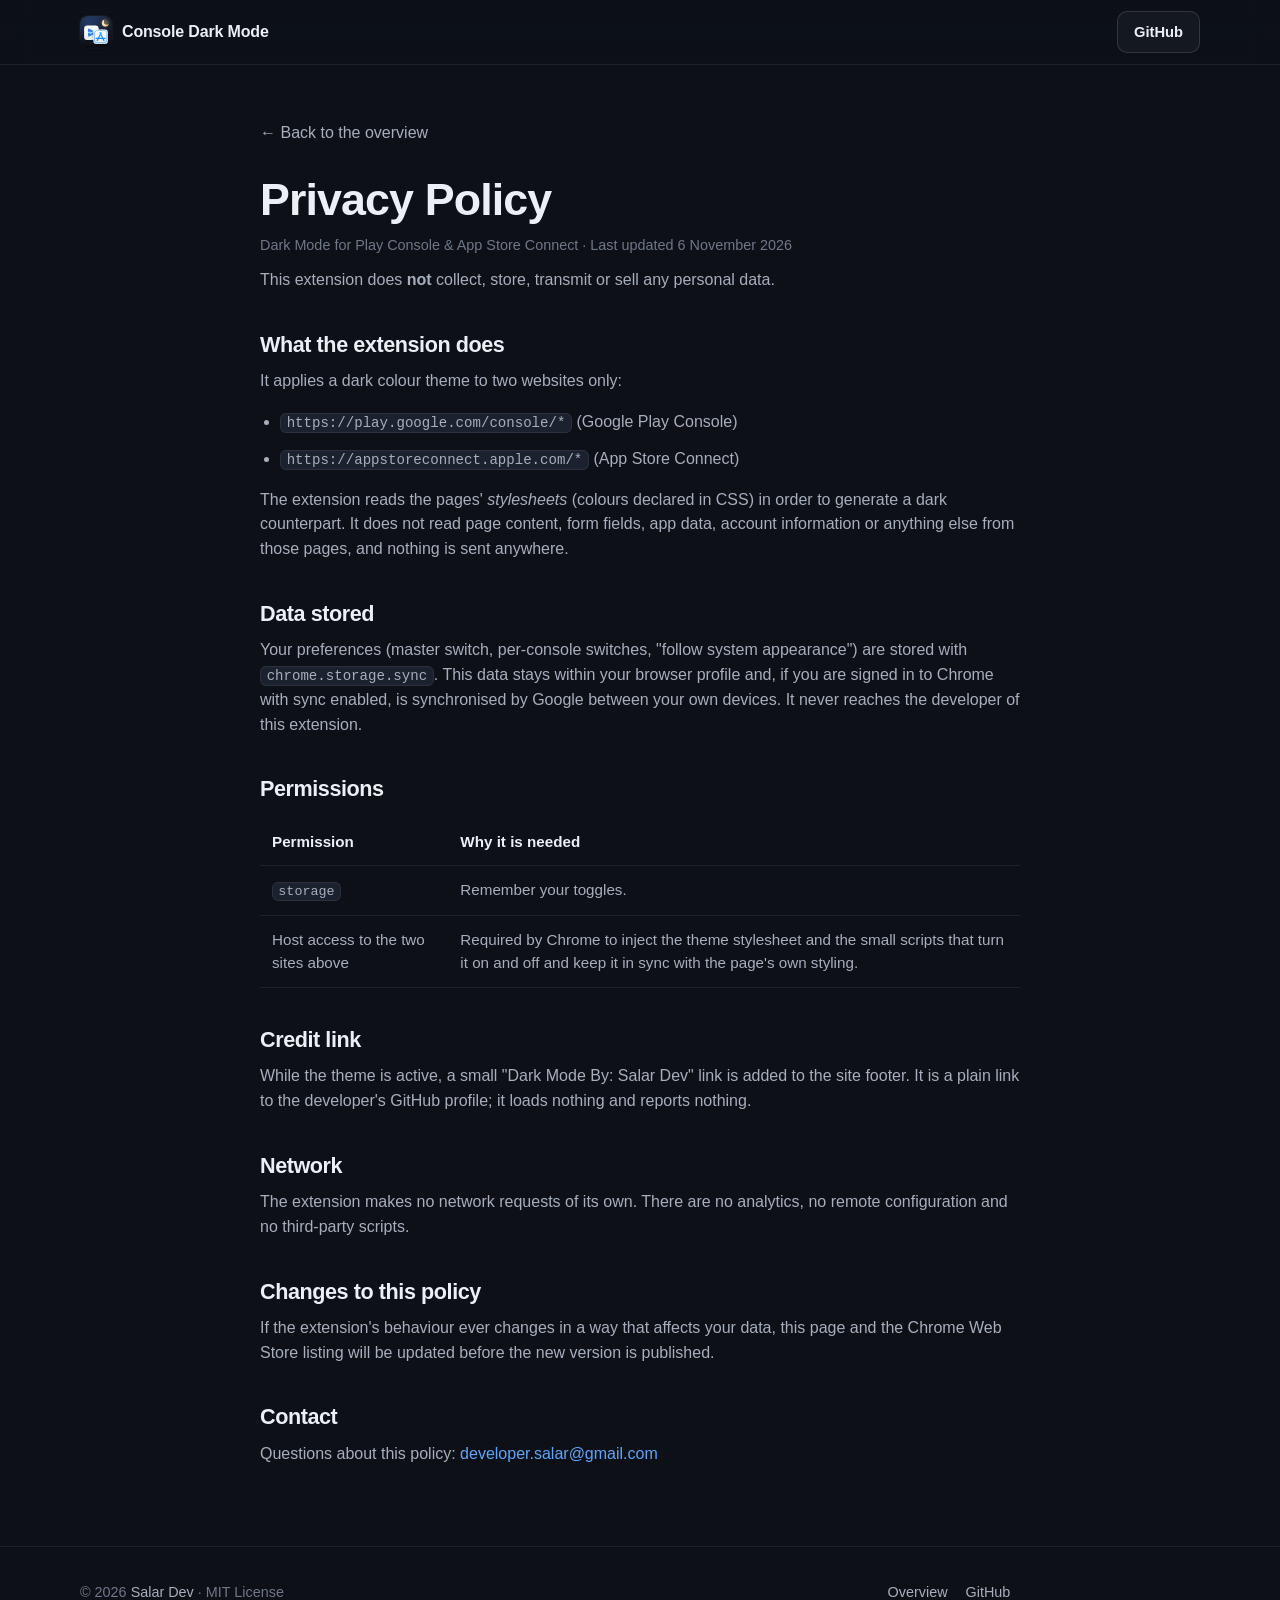
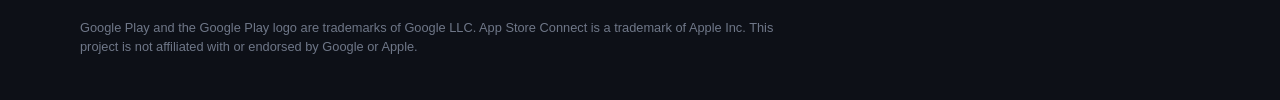
<file: docs/privacy.html>
<!doctype html>
<html lang="en">
<head>
  <meta charset="utf-8">
  <meta name="viewport" content="width=device-width, initial-scale=1">
  <title>Privacy Policy — Console Dark Mode</title>
  <meta name="description" content="Privacy policy for the Console Dark Mode Chrome extension: no data is collected, stored remotely or transmitted.">
  <meta name="color-scheme" content="dark">
  <meta name="theme-color" content="#0d1017">
  <meta name="robots" content="index,follow">
  <link rel="icon" href="assets/icon.svg" type="image/svg+xml">
  <link rel="icon" href="assets/icon-128.png" sizes="128x128" type="image/png">
  <link rel="canonical" href="https://salar-dev.github.io/console-dark-mode/privacy.html">
  <link rel="stylesheet" href="style.css">
</head>
<body>

<header class="nav">
  <div class="container nav__inner">
    <a class="brand" href="./" aria-label="Console Dark Mode, home">
      <img src="assets/icon.svg" width="32" height="32" alt="">
      <span>Console Dark Mode</span>
    </a>
    <div class="nav__actions">
      <a class="btn btn--ghost btn--sm" href="https://github.com/salar-dev/console-dark-mode" target="_blank" rel="noopener">GitHub</a>
    </div>
  </div>
</header>

<main class="doc">
  <div class="container">
    <a class="back" href="./">Back to the overview</a>
    <h1>Privacy Policy</h1>
    <p class="updated">Dark Mode for Play Console &amp; App Store Connect · Last updated 6 November 2026</p>

    <p>This extension does <strong>not</strong> collect, store, transmit or sell any personal data.</p>

    <h2>What the extension does</h2>
    <p>It applies a dark colour theme to two websites only:</p>
    <ul>
      <li><code>https://play.google.com/console/*</code> (Google Play Console)</li>
      <li><code>https://appstoreconnect.apple.com/*</code> (App Store Connect)</li>
    </ul>
    <p>The extension reads the pages' <em>stylesheets</em> (colours declared in CSS) in order to generate a dark counterpart. It does not read page content, form fields, app data, account information or anything else from those pages, and nothing is sent anywhere.</p>

    <h2>Data stored</h2>
    <p>Your preferences (master switch, per-console switches, "follow system appearance") are stored with <code>chrome.storage.sync</code>. This data stays within your browser profile and, if you are signed in to Chrome with sync enabled, is synchronised by Google between your own devices. It never reaches the developer of this extension.</p>

    <h2>Permissions</h2>
    <table>
      <thead><tr><th>Permission</th><th>Why it is needed</th></tr></thead>
      <tbody>
        <tr><td><code>storage</code></td><td>Remember your toggles.</td></tr>
        <tr><td>Host access to the two sites above</td><td>Required by Chrome to inject the theme stylesheet and the small scripts that turn it on and off and keep it in sync with the page's own styling.</td></tr>
      </tbody>
    </table>

    <h2>Credit link</h2>
    <p>While the theme is active, a small "Dark Mode By: Salar Dev" link is added to the site footer. It is a plain link to the developer's GitHub profile; it loads nothing and reports nothing.</p>

    <h2>Network</h2>
    <p>The extension makes no network requests of its own. There are no analytics, no remote configuration and no third-party scripts.</p>

    <h2>Changes to this policy</h2>
    <p>If the extension's behaviour ever changes in a way that affects your data, this page and the Chrome Web Store listing will be updated before the new version is published.</p>

    <h2>Contact</h2>
    <p>Questions about this policy: <a href="mailto:developer.salar@gmail.com">developer.salar@gmail.com</a></p>
  </div>
</main>

<footer class="footer">
  <div class="container footer__inner">
    <p>© 2026 <a href="https://github.com/salar-dev" target="_blank" rel="noopener">Salar Dev</a> · MIT License</p>
    <nav aria-label="Footer">
      <a href="./">Overview</a>
      <a href="https://github.com/salar-dev/console-dark-mode" target="_blank" rel="noopener">GitHub</a>
    </nav>
    <p class="footer__legal">Google Play and the Google Play logo are trademarks of Google LLC. App Store Connect is a trademark of Apple Inc. This project is not affiliated with or endorsed by Google or Apple.</p>
  </div>
</footer>

</body>
</html>
</file>
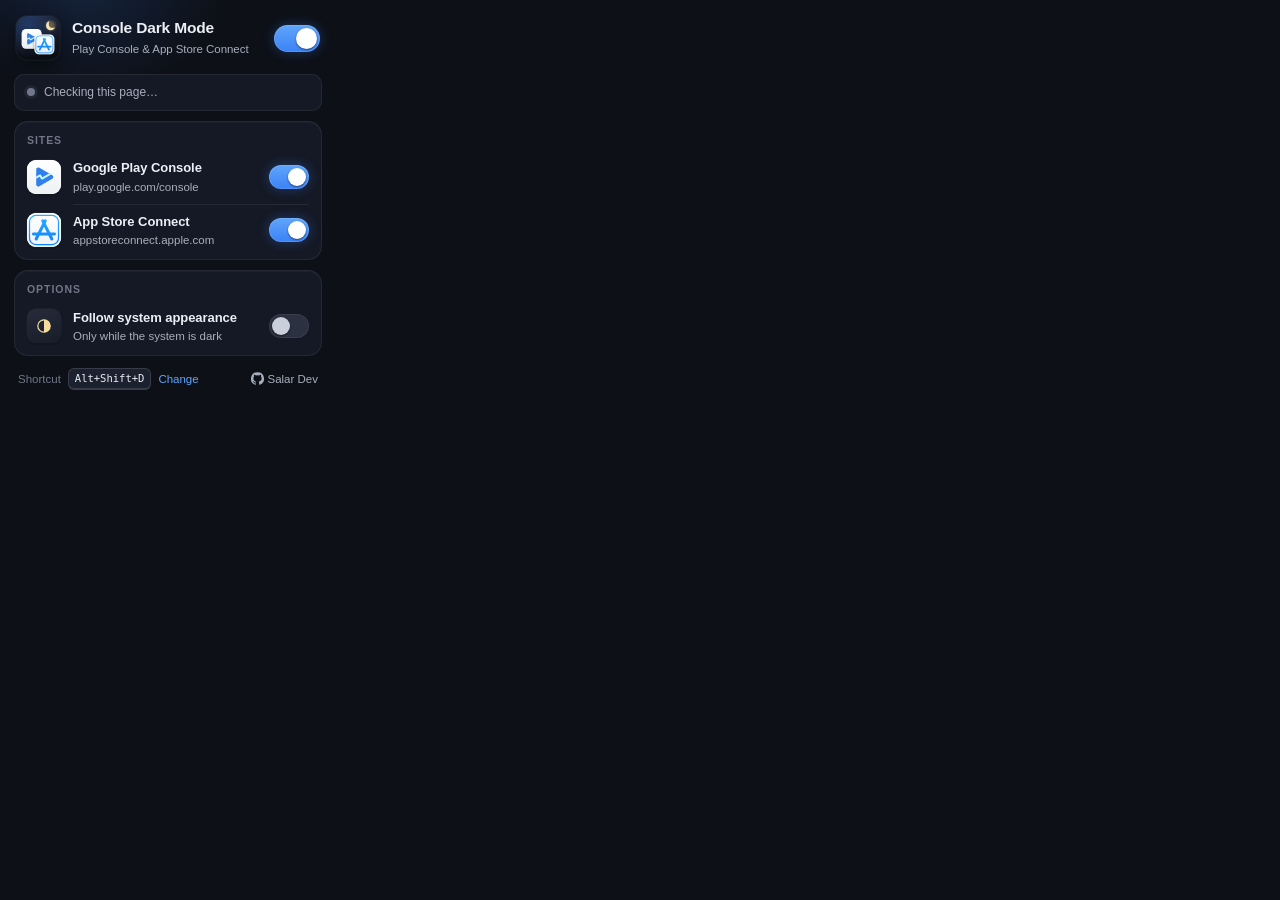
<file: extension/popup/popup.html>
<!doctype html>
<html lang="en">
<head>
  <meta charset="utf-8">
  <meta name="color-scheme" content="dark">
  <title>Console Dark Mode</title>
  <link rel="stylesheet" href="popup.css">
</head>
<body>
  <main class="popup" id="popup">

    <!-- Header: identity + master switch -->
    <header class="hero">
      <img class="hero__logo" src="brand/extension.svg" width="44" height="44" alt="">
      <div class="hero__text">
        <h1 class="hero__title">Console Dark Mode</h1>
        <p class="hero__subtitle">Play Console &amp; App Store Connect</p>
      </div>
      <button class="switch switch--large" id="toggle-enabled" role="switch" aria-checked="true"
              aria-label="Dark mode" title="Toggle dark mode (Alt+Shift+D)">
        <span class="switch__track"><span class="switch__knob"></span></span>
      </button>
    </header>

    <!-- Current tab status -->
    <div class="status" id="status" data-state="unsupported" aria-live="polite">
      <span class="status__dot" aria-hidden="true"></span>
      <span class="status__text" id="status-text">Checking this page…</span>
    </div>

    <!-- Per-site switches -->
    <section class="card" id="section-sites" aria-labelledby="sites-title">
      <h2 class="card__title" id="sites-title">Sites</h2>

      <div class="row" data-switch="toggle-site-playconsole">
        <img class="row__brand" src="brand/play-console.svg" width="34" height="34" alt="">
        <div class="row__text">
          <span class="row__label" id="label-play">Google Play Console</span>
          <span class="row__hint">play.google.com/console</span>
        </div>
        <button class="switch" id="toggle-site-playconsole" role="switch" aria-checked="true" aria-labelledby="label-play">
          <span class="switch__track"><span class="switch__knob"></span></span>
        </button>
      </div>

      <div class="row" data-switch="toggle-site-appstoreconnect">
        <img class="row__brand" src="brand/app-store-connect.svg" width="34" height="34" alt="">
        <div class="row__text">
          <span class="row__label" id="label-appstore">App Store Connect</span>
          <span class="row__hint">appstoreconnect.apple.com</span>
        </div>
        <button class="switch" id="toggle-site-appstoreconnect" role="switch" aria-checked="true" aria-labelledby="label-appstore">
          <span class="switch__track"><span class="switch__knob"></span></span>
        </button>
      </div>
    </section>

    <!-- Behaviour -->
    <section class="card" aria-labelledby="options-title">
      <h2 class="card__title" id="options-title">Options</h2>
      <div class="row" data-switch="toggle-follow-system">
        <span class="row__glyph" aria-hidden="true">
          <svg viewBox="0 0 24 24" width="18" height="18">
            <circle cx="12" cy="12" r="8.25" fill="none" stroke="currentColor" stroke-width="1.6"/>
            <path d="M12 3.75a8.25 8.25 0 0 1 0 16.5z" fill="currentColor"/>
          </svg>
        </span>
        <div class="row__text">
          <span class="row__label" id="label-follow">Follow system appearance</span>
          <span class="row__hint">Only while the system is dark</span>
        </div>
        <button class="switch" id="toggle-follow-system" role="switch" aria-checked="false" aria-labelledby="label-follow">
          <span class="switch__track"><span class="switch__knob"></span></span>
        </button>
      </div>
    </section>

    <!-- Footer: shortcut, version, credit -->
    <footer class="footer">
      <div class="footer__shortcut">
        <span>Shortcut</span>
        <kbd class="kbd" id="shortcut-key">Alt+Shift+D</kbd>
        <button class="link" id="shortcut-change" type="button">Change</button>
      </div>
      <div class="footer__meta">
        <span id="version"></span>
        <a class="link link--credit" href="https://github.com/salar-dev" target="_blank" rel="noopener noreferrer"
           title="Salar Dev on GitHub">
          <svg viewBox="0 0 16 16" width="13" height="13" aria-hidden="true" fill="currentColor">
            <path d="M8 .2a8 8 0 0 0-2.53 15.59c.4.07.55-.17.55-.38v-1.49c-2.23.48-2.7-.95-2.7-.95-.36-.92-.89-1.17-.89-1.17-.72-.5.06-.49.06-.49.8.06 1.23.83 1.23.83.71 1.22 1.87.87 2.33.66.07-.52.28-.87.5-1.07-1.78-.2-3.64-.89-3.64-3.95 0-.87.31-1.59.82-2.15-.08-.2-.36-1.02.08-2.12 0 0 .67-.21 2.2.82a7.6 7.6 0 0 1 4 0c1.53-1.03 2.2-.82 2.2-.82.44 1.1.16 1.92.08 2.12.51.56.82 1.28.82 2.15 0 3.07-1.87 3.75-3.65 3.95.29.25.54.73.54 1.48v2.2c0 .21.15.46.55.38A8 8 0 0 0 8 .2z"/>
          </svg>
          <span>Salar Dev</span>
        </a>
      </div>
    </footer>

  </main>
  <script src="../src/settings.js"></script>
  <script src="popup.js"></script>
</body>
</html>
</file>
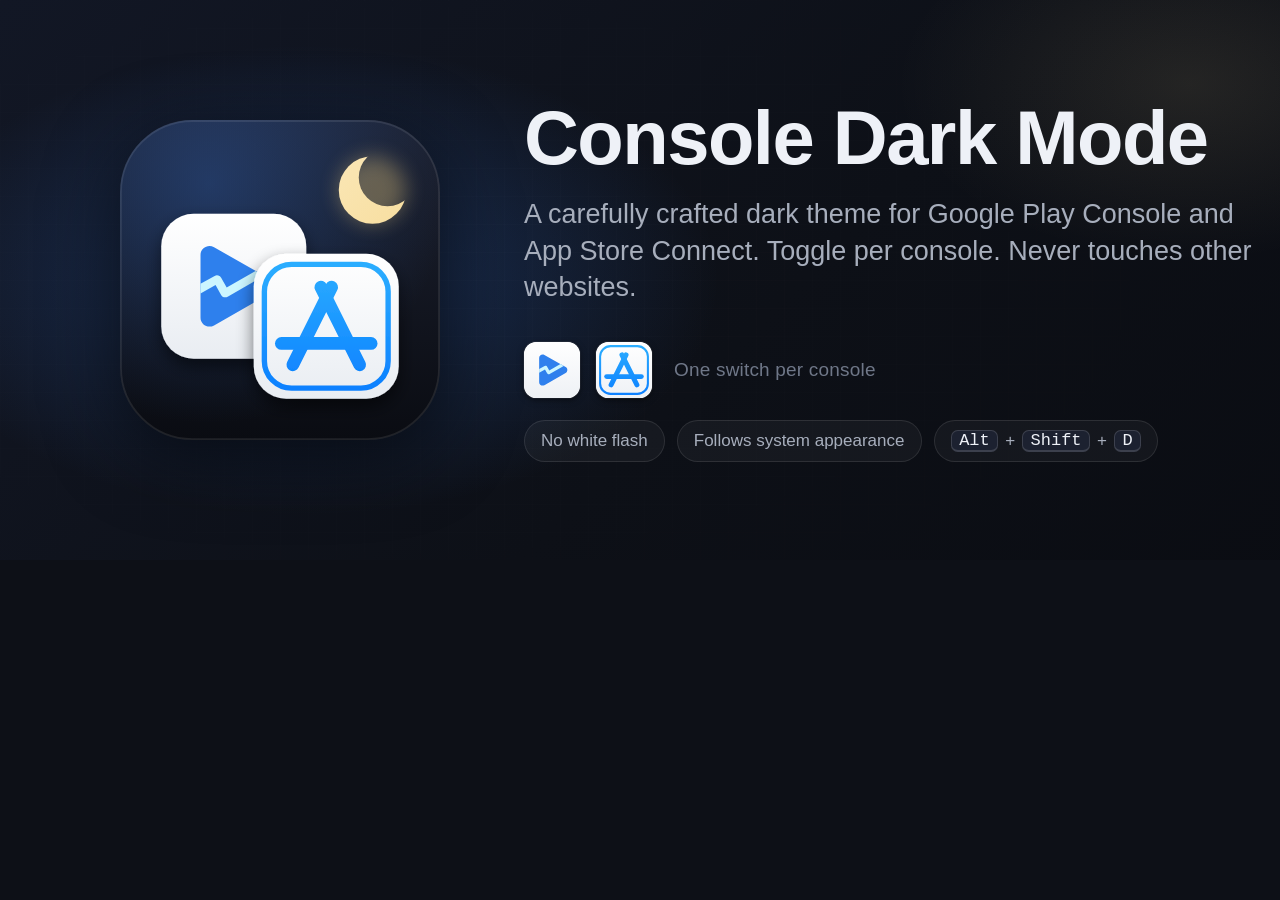
<file: assets/store/src/promo-marquee.html>
<!doctype html>
<html lang="en"><head><meta charset="utf-8"><title>marquee 1400x560</title>
<link rel="stylesheet" href="promo.css">
<style>
  html, body { width: 1400px; height: 560px; }
  .tile { width: 1400px; height: 560px; padding: 0 110px 0 120px; gap: 84px; }
  .icon { width: 320px; height: 320px; }
  h1 { font-size: 76px; }
  p { margin-top: 18px; font-size: 27px; max-width: 760px; }
  .marks { margin-top: 36px; gap: 16px; }
  .marks img { width: 56px; height: 56px; }
  .chips { display: flex; gap: 12px; margin-top: 22px; }
  .chip { font-size: 17px; padding: 9px 16px; white-space: nowrap; }
</style></head>
<body>
<div class="tile">
  <img class="icon" src="../../icon/extension-icon.svg" alt="">
  <div class="text">
    <h1>Console Dark Mode</h1>
    <p>A carefully crafted dark theme for Google Play Console and App Store Connect. Toggle per console. Never touches other websites.</p>
    <div class="marks">
      <img src="../../../extension/popup/brand/play-console.svg" alt="">
      <img src="../../../extension/popup/brand/app-store-connect.svg" alt="">
      <span style="font-size:19px;margin-left:6px">One switch per console</span>
    </div>
    <div class="chips">
      <span class="chip">No white flash</span>
      <span class="chip">Follows system appearance</span>
      <span class="chip"><span class="kbd">Alt</span>+<span class="kbd">Shift</span>+<span class="kbd">D</span></span>
    </div>
  </div>
</div>
</body></html>
</file>
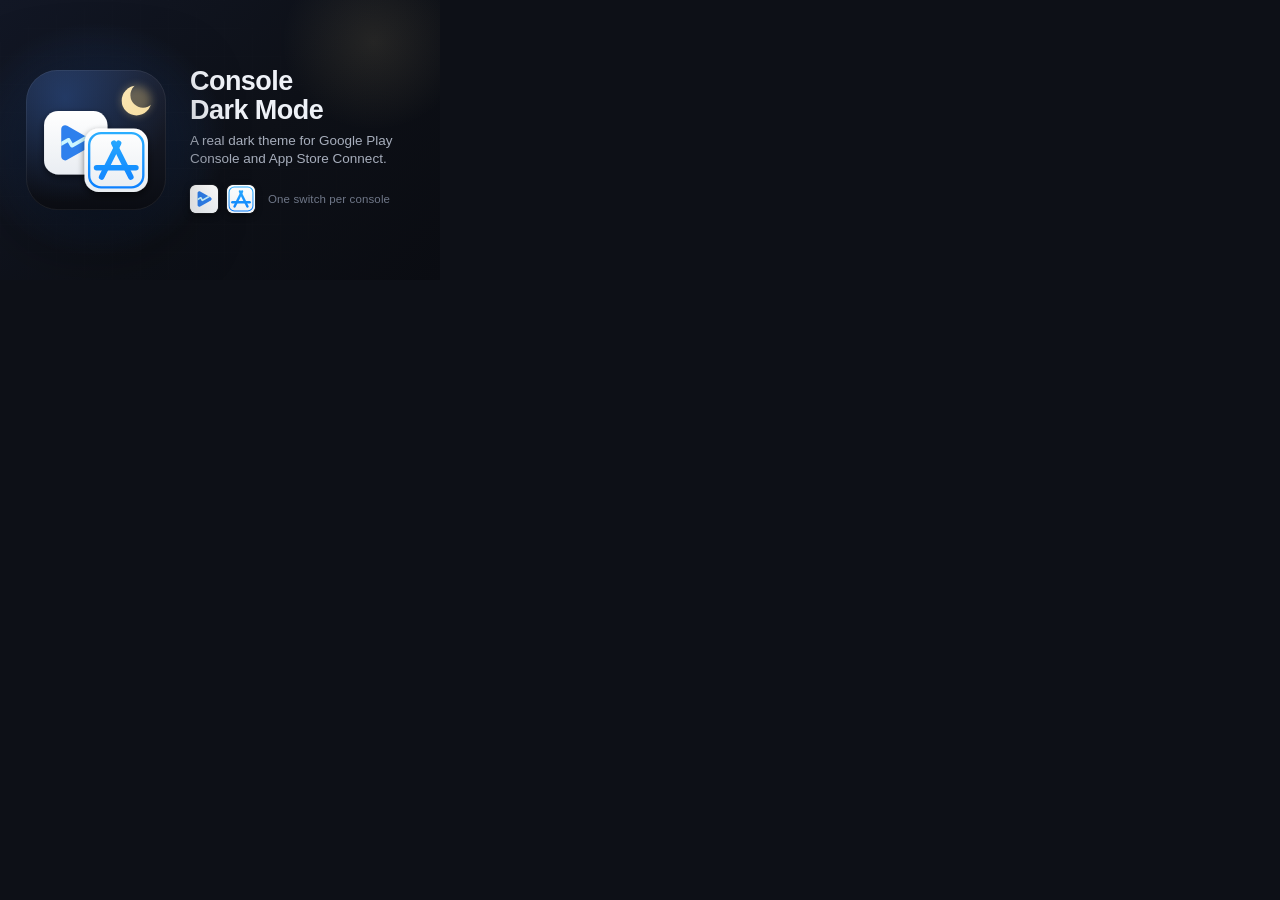
<file: assets/store/src/promo-small.html>
<!doctype html>
<html lang="en"><head><meta charset="utf-8"><title>promo 440x280</title>
<link rel="stylesheet" href="promo.css">
<style>
  html, body { width: 440px; height: 280px; }
  .tile { width: 440px; height: 280px; padding: 0 30px 0 26px; gap: 24px; }
  .icon { width: 140px; height: 140px; }
  h1 { font-size: 27px; }
  p { margin-top: 8px; font-size: 13.5px; }
  .marks { margin-top: 16px; gap: 9px; }
  .marks img { width: 28px; height: 28px; }
  .marks span { font-size: 11.5px; margin-left: 4px; white-space: nowrap; }
</style></head>
<body>
<div class="tile">
  <img class="icon" src="../../icon/extension-icon.svg" alt="">
  <div class="text">
    <h1>Console<br>Dark Mode</h1>
    <p>A real dark theme for Google Play Console and App&nbsp;Store&nbsp;Connect.</p>
    <div class="marks">
      <img src="../../../extension/popup/brand/play-console.svg" alt="">
      <img src="../../../extension/popup/brand/app-store-connect.svg" alt="">
      <span>One switch per console</span>
    </div>
  </div>
</div>
</body></html>
</file>
<file: docs/style.css>
/* Console Dark Mode — landing page. Plain CSS, system fonts, no external requests. */

:root {
  color-scheme: dark;
  --bg: #0d1017;
  --bg-2: #10141d;
  --surface: #151925;
  --surface-2: #1c2130;
  --line: rgba(255, 255, 255, 0.07);
  --line-strong: rgba(255, 255, 255, 0.13);
  --text: #eceff5;
  --text-2: #a7aebc;
  --text-3: #6f7788;
  --accent: #3b82f6;
  --accent-2: #60a5fa;
  --ok: #34d399;
  --moon: #f6dd9d;
  --radius: 14px;
  --radius-lg: 20px;
  --shadow: 0 1px 2px rgba(0, 0, 0, 0.45), 0 0 0 1px rgba(255, 255, 255, 0.05);
  --shadow-lg: 0 30px 80px rgba(0, 0, 0, 0.55), 0 0 0 1px rgba(255, 255, 255, 0.08);
  --font: -apple-system, BlinkMacSystemFont, "SF Pro Text", "Segoe UI", Roboto, "Helvetica Neue", Arial, sans-serif;
  --mono: ui-monospace, "SF Mono", SFMono-Regular, Menlo, Consolas, monospace;
  --container: 1120px;
}

* { box-sizing: border-box; }
html { scroll-behavior: smooth; -webkit-text-size-adjust: 100%; }
body {
  margin: 0;
  background: var(--bg);
  color: var(--text);
  font-family: var(--font);
  font-size: 16px;
  line-height: 1.55;
  -webkit-font-smoothing: antialiased;
}
img, svg { display: block; max-width: 100%; height: auto; }
a { color: var(--accent-2); text-decoration: none; }
a:hover { text-decoration: underline; }
h1, h2, h3 { margin: 0; font-weight: 700; letter-spacing: -0.02em; line-height: 1.12; }
h1 { font-size: clamp(2.3rem, 5.2vw, 3.9rem); }
h2 { font-size: clamp(1.7rem, 3.4vw, 2.5rem); }
h3 { font-size: 1.08rem; letter-spacing: -0.01em; }
p { margin: 0; }
code, kbd { font-family: var(--mono); font-size: 0.88em; }
code { background: var(--surface-2); border: 1px solid var(--line); border-radius: 6px; padding: 0.08em 0.4em; }
kbd {
  display: inline-block; padding: 0.05em 0.45em; border-radius: 6px;
  background: var(--surface-2); border: 1px solid var(--line-strong); border-bottom-width: 2px; color: var(--text);
}
:focus-visible { outline: 2px solid var(--accent-2); outline-offset: 3px; }

.container { width: min(var(--container), 100% - 40px); margin-inline: auto; }
.container--narrow { max-width: 760px; }
.visually-hidden { position: absolute; width: 1px; height: 1px; overflow: hidden; clip: rect(0 0 0 0); white-space: nowrap; }
.skip { position: absolute; left: 12px; top: -60px; padding: 8px 12px; background: var(--accent); color: #fff; border-radius: 8px; z-index: 100; }
.skip:focus { top: 12px; }

/* ---------- Nav ---------- */
.nav {
  position: sticky; top: 0; z-index: 50;
  background: rgba(13, 16, 23, 0.75);
  backdrop-filter: saturate(140%) blur(14px);
  -webkit-backdrop-filter: saturate(140%) blur(14px);
  border-bottom: 1px solid var(--line);
}
.nav__inner { display: flex; align-items: center; gap: 24px; height: 64px; }
.brand { display: flex; align-items: center; gap: 10px; color: var(--text); font-weight: 650; letter-spacing: -0.01em; }
.brand:hover { text-decoration: none; }
.brand img { border-radius: 8px; box-shadow: var(--shadow); }
.nav__links { display: flex; gap: 22px; margin-left: 12px; }
.nav__links a { color: var(--text-2); font-size: 0.95rem; }
.nav__links a:hover { color: var(--text); text-decoration: none; }
.nav__actions { margin-left: auto; display: flex; align-items: center; gap: 10px; }
.icon-link { display: grid; place-items: center; width: 38px; height: 38px; border-radius: 10px; color: var(--text-2); }
.icon-link:hover { color: var(--text); background: rgba(255, 255, 255, 0.05); }

/* ---------- Buttons ---------- */
.btn {
  display: inline-flex; align-items: center; justify-content: center; gap: 9px;
  padding: 13px 22px; border-radius: 12px; font-weight: 600; font-size: 1rem;
  border: 1px solid transparent; cursor: pointer; white-space: nowrap;
  transition: transform 0.15s ease, background 0.15s ease, border-color 0.15s ease, box-shadow 0.15s ease;
}
.btn:hover { text-decoration: none; transform: translateY(-1px); }
.btn--sm { padding: 9px 16px; font-size: 0.92rem; border-radius: 10px; }
.btn--primary {
  color: #fff;
  background: linear-gradient(180deg, var(--accent-2), var(--accent));
  box-shadow: 0 8px 24px rgba(59, 130, 246, 0.35), inset 0 1px 0 rgba(255, 255, 255, 0.18);
}
.btn--primary:hover { box-shadow: 0 12px 30px rgba(59, 130, 246, 0.45), inset 0 1px 0 rgba(255, 255, 255, 0.18); }
.btn--ghost { color: var(--text); background: rgba(255, 255, 255, 0.04); border-color: var(--line-strong); }
.btn--ghost:hover { background: rgba(255, 255, 255, 0.08); }

/* ---------- Hero ---------- */
.hero { position: relative; padding: 72px 0 40px; overflow: hidden; isolation: isolate; }
.hero::before {
  content: ""; position: absolute; inset: -200px 0 auto; height: 720px; z-index: -1; pointer-events: none;
  background:
    radial-gradient(45% 55% at 22% 40%, rgba(59, 130, 246, 0.22), transparent 70%),
    radial-gradient(30% 40% at 80% 20%, rgba(246, 221, 157, 0.08), transparent 70%);
}
.hero::after {
  content: ""; position: absolute; inset: 0; z-index: -1; opacity: 0.4; pointer-events: none;
  background-image: linear-gradient(rgba(255,255,255,0.035) 1px, transparent 1px), linear-gradient(90deg, rgba(255,255,255,0.035) 1px, transparent 1px);
  background-size: 32px 32px;
  -webkit-mask-image: radial-gradient(60% 70% at 30% 30%, #000, transparent);
  mask-image: radial-gradient(60% 70% at 30% 30%, #000, transparent);
}
.hero__grid { display: grid; gap: 48px; align-items: center; }
.hero h1 { margin-top: 0; }
.hero h1 em { font-style: normal; background: linear-gradient(90deg, #c7dcff, var(--accent-2) 55%, var(--moon)); -webkit-background-clip: text; background-clip: text; color: transparent; }
.lead { margin-top: 20px; font-size: 1.14rem; color: var(--text-2); max-width: 560px; }
.lead strong { color: var(--text); font-weight: 600; }
.hero__cta { display: flex; flex-wrap: wrap; gap: 12px; margin-top: 30px; }
.hero__cta--center { justify-content: center; }
.hero__meta { display: flex; flex-wrap: wrap; gap: 8px 22px; margin: 26px 0 0; padding: 0; list-style: none; color: var(--text-3); font-size: 0.9rem; }
.hero__meta li { display: flex; align-items: center; gap: 8px; }
.hero__meta li::before { content: "✓"; color: var(--ok); font-weight: 700; }

.hero__visual { margin: 0; }
.hero__visual figcaption { margin-top: 14px; text-align: center; color: var(--text-3); font-size: 0.88rem; }
.browser {
  border-radius: var(--radius-lg); overflow: hidden; background: var(--surface);
  box-shadow: var(--shadow-lg), 0 0 120px rgba(59, 130, 246, 0.18);
}
.browser__bar { display: flex; align-items: center; gap: 12px; height: 40px; padding: 0 14px; background: var(--surface-2); border-bottom: 1px solid var(--line); }
.browser__dots { display: flex; gap: 6px; }
.browser__dots i { width: 10px; height: 10px; border-radius: 50%; background: rgba(255,255,255,0.14); }
.browser__url {
  flex: 1; max-width: 360px; margin-inline: auto; padding: 4px 12px; border-radius: 8px;
  background: rgba(0,0,0,0.3); color: var(--text-3); font-size: 0.78rem; text-align: center; font-family: var(--mono);
}
.browser__ext { border-radius: 5px; }

/* ---------- Consoles ---------- */
.consoles { padding: 24px 0 8px; }
.consoles__grid { display: grid; gap: 14px; }
.console-card {
  display: flex; align-items: center; gap: 16px; padding: 16px 18px;
  background: var(--surface); border: 1px solid var(--line); border-radius: var(--radius); box-shadow: inset 0 1px 0 rgba(255,255,255,0.03);
}
.console-card img { border-radius: 12px; box-shadow: var(--shadow); background: #fff; }
.console-card h3 { font-size: 1rem; }
.console-card p { color: var(--text-3); font-size: 0.88rem; font-family: var(--mono); }
.console-card .check { margin-left: auto; display: grid; place-items: center; width: 28px; height: 28px; border-radius: 50%; background: rgba(52, 211, 153, 0.14); color: var(--ok); font-weight: 700; }

/* ---------- Sections ---------- */
.section { padding: 88px 0; }
.section--alt { background: var(--bg-2); border-top: 1px solid var(--line); border-bottom: 1px solid var(--line); }
.section__head { max-width: 640px; margin-bottom: 44px; }
.section__head p:not(.kicker) { margin-top: 14px; color: var(--text-2); font-size: 1.05rem; }
.kicker { margin-bottom: 12px; color: var(--accent-2); font-size: 0.8rem; font-weight: 700; letter-spacing: 0.14em; text-transform: uppercase; }

/* ---------- Features ---------- */
.features { display: grid; gap: 16px; }
.feature {
  padding: 24px; background: var(--surface); border: 1px solid var(--line); border-radius: var(--radius);
  box-shadow: inset 0 1px 0 rgba(255,255,255,0.03);
  transition: border-color 0.15s ease, transform 0.15s ease;
}
.feature:hover { border-color: var(--line-strong); transform: translateY(-2px); }
.feature__icon {
  display: grid; place-items: center; width: 44px; height: 44px; margin-bottom: 16px; border-radius: 12px;
  background: linear-gradient(160deg, #262c3c, #181c28); color: var(--moon); box-shadow: var(--shadow);
}
.feature__icon svg { width: 22px; height: 22px; fill: currentColor; }
.feature p { margin-top: 8px; color: var(--text-2); font-size: 0.97rem; }

/* ---------- Screenshots ---------- */
.shots { display: grid; gap: 18px; }
.shot {
  appearance: none; padding: 0; margin: 0; border: 1px solid var(--line); border-radius: var(--radius);
  background: var(--surface); color: inherit; cursor: zoom-in; text-align: left; overflow: hidden;
  box-shadow: var(--shadow); transition: transform 0.15s ease, border-color 0.15s ease;
}
.shot:hover { transform: translateY(-2px); border-color: var(--line-strong); }
.shot img { width: 100%; aspect-ratio: 16 / 10; object-fit: cover; }
.shot span { display: block; padding: 12px 14px; color: var(--text-2); font-size: 0.9rem; border-top: 1px solid var(--line); }
.note { margin-top: 18px; color: var(--text-3); font-size: 0.86rem; }

/* ---------- Popup section ---------- */
.popup-section__grid { display: grid; gap: 40px; align-items: center; }
.checklist { margin: 22px 0 0; padding: 0; list-style: none; display: grid; gap: 14px; color: var(--text-2); }
.checklist li { position: relative; padding-left: 30px; }
.checklist li::before {
  content: "✓"; position: absolute; left: 0; top: 1px; width: 20px; height: 20px; border-radius: 50%;
  display: grid; place-items: center; font-size: 0.75rem; font-weight: 700;
  background: rgba(52, 211, 153, 0.14); color: var(--ok);
}
.checklist strong { color: var(--text); font-weight: 600; }
.popup-figure { margin: 0; display: grid; place-items: center; padding: 40px 20px; border-radius: var(--radius-lg);
  background: radial-gradient(60% 60% at 50% 50%, rgba(59,130,246,0.18), transparent 70%); }
.popup-figure img { width: 336px; border-radius: 14px; box-shadow: var(--shadow-lg); }

/* ---------- Privacy ---------- */
.privacy-card {
  display: grid; gap: 32px; padding: 36px; border-radius: var(--radius-lg);
  background: linear-gradient(135deg, #141927, #10141d); border: 1px solid var(--line-strong);
}
.privacy-card > div > p { margin-top: 14px; color: var(--text-2); }
.link-arrow { display: inline-block; margin-top: 18px; font-weight: 600; }
.link-arrow::after { content: " →"; }
.privacy-facts { margin: 0; padding: 0; list-style: none; display: grid; gap: 12px; }
.privacy-facts li {
  display: flex; align-items: baseline; gap: 14px; padding: 16px 18px; border-radius: var(--radius);
  background: rgba(255,255,255,0.03); border: 1px solid var(--line); color: var(--text-2);
}
.privacy-facts span { font-size: 2rem; font-weight: 750; letter-spacing: -0.03em; color: var(--text); min-width: 1.2em; }

/* ---------- Install ---------- */
.install { display: grid; gap: 16px; }
.install__card { padding: 26px; background: var(--surface); border: 1px solid var(--line); border-radius: var(--radius); }
.install__card--store { border-color: rgba(59, 130, 246, 0.35); box-shadow: 0 0 0 1px rgba(59,130,246,0.1), 0 20px 60px rgba(59,130,246,0.08); }
.install__card p { margin: 10px 0 18px; color: var(--text-2); }
.install__card ol { margin: 12px 0 0; padding-left: 20px; color: var(--text-2); display: grid; gap: 8px; }

/* ---------- FAQ ---------- */
details { border-top: 1px solid var(--line); padding: 6px 0; }
details:last-of-type { border-bottom: 1px solid var(--line); }
summary { cursor: pointer; padding: 14px 0; font-weight: 600; list-style: none; display: flex; justify-content: space-between; gap: 16px; }
summary::-webkit-details-marker { display: none; }
summary::after { content: "+"; color: var(--text-3); font-weight: 400; font-size: 1.3rem; line-height: 1; }
details[open] summary::after { content: "−"; }
details p { padding: 0 0 16px; color: var(--text-2); }

/* ---------- Final CTA ---------- */
.cta-final { text-align: center; }
.cta-final img { margin: 0 auto 22px; border-radius: 18px; box-shadow: var(--shadow-lg); }
.cta-final p { margin-top: 12px; color: var(--text-2); }
.cta-final .hero__cta { margin-top: 26px; }

/* ---------- Footer ---------- */
.footer { border-top: 1px solid var(--line); padding: 34px 0 44px; color: var(--text-3); font-size: 0.9rem; }
.footer__inner { display: grid; gap: 14px; }
.footer nav { display: flex; flex-wrap: wrap; gap: 18px; }
.footer nav a, .footer a { color: var(--text-2); }
.footer__legal { font-size: 0.8rem; max-width: 720px; }

/* ---------- Lightbox ---------- */
.lightbox { border: 0; padding: 0; background: transparent; max-width: min(96vw, 1400px); max-height: 92vh; }
.lightbox::backdrop { background: rgba(5, 7, 12, 0.88); backdrop-filter: blur(6px); }
.lightbox img { max-width: 96vw; max-height: 88vh; width: auto; height: auto; border-radius: 12px; box-shadow: var(--shadow-lg); }
.lightbox__close {
  position: fixed; top: 16px; right: 16px; width: 44px; height: 44px; border-radius: 50%; border: 1px solid var(--line-strong);
  background: var(--surface); color: var(--text); font-size: 26px; line-height: 1; cursor: pointer;
}

/* ---------- Privacy page ---------- */
.doc { padding: 56px 0 80px; }
.doc .container { max-width: 760px; }
.doc h1 { font-size: clamp(2rem, 4vw, 2.8rem); }
.doc .updated { margin-top: 10px; color: var(--text-3); font-size: 0.9rem; }
.doc h2 { font-size: 1.35rem; margin-top: 40px; }
.doc p, .doc li { margin-top: 12px; color: var(--text-2); }
.doc ul { padding-left: 20px; }
.doc table { width: 100%; margin-top: 16px; border-collapse: collapse; font-size: 0.95rem; }
.doc th, .doc td { text-align: left; padding: 12px 12px; border-bottom: 1px solid var(--line); vertical-align: top; color: var(--text-2); }
.doc th { color: var(--text); font-weight: 600; }
.doc .back { display: inline-block; margin-bottom: 28px; color: var(--text-2); }
.doc .back::before { content: "← "; }

/* ---------- Responsive ---------- */
@media (min-width: 640px) {
  .consoles__grid, .install, .shots { grid-template-columns: 1fr 1fr; }
  .shot--wide { grid-column: 1 / -1; }
  .features { grid-template-columns: 1fr 1fr; }
  .privacy-facts { grid-template-columns: repeat(3, 1fr); }
}
@media (min-width: 960px) {
  .hero { padding: 96px 0 56px; }
  .hero__grid { grid-template-columns: 1.05fr 1fr; gap: 56px; }
  .features { grid-template-columns: repeat(3, 1fr); }
  .popup-section__grid { grid-template-columns: 1.1fr 0.9fr; gap: 64px; }
  .privacy-card { grid-template-columns: 1.2fr 1fr; align-items: center; }
  .privacy-facts { grid-template-columns: 1fr; }
  .footer__inner { grid-template-columns: auto auto; justify-content: space-between; align-items: center; }
  .footer__legal { grid-column: 1 / -1; }
}
@media (max-width: 720px) {
  .nav__links { display: none; }
  .nav__inner { height: 60px; gap: 12px; }
}
@media (max-width: 480px) {
  .nav .icon-link { display: none; }   /* GitHub is linked again in the hero and footer */
  .brand { font-size: 0.95rem; }
  .brand span { white-space: nowrap; }
}
@media (prefers-reduced-motion: reduce) {
  html { scroll-behavior: auto; }
  .btn, .feature, .shot { transition: none; }
}
</file>
<file: extension/popup/popup.css>
/* Popup styling: self-contained, system font, no frameworks. */

:root {
  color-scheme: dark;

  --bg: #0d1017;
  --bg-glow: rgba(59, 130, 246, 0.16);
  --surface: #151925;
  --surface-2: #1c2130;
  --line: rgba(255, 255, 255, 0.07);
  --line-strong: rgba(255, 255, 255, 0.12);

  --text: #eceff5;
  --text-2: #a7aebc;
  --text-3: #6f7788;

  --accent: #3b82f6;
  --accent-2: #60a5fa;
  --ok: #34d399;
  --warn: #fbbf24;
  --moon: #f6dd9d;

  --track-off: #2b3140;
  --knob-off: #c9cfdb;

  --radius-card: 14px;
  --radius-tile: 9px;
  --shadow-tile: 0 1px 2px rgba(0, 0, 0, 0.45), 0 0 0 0.5px rgba(255, 255, 255, 0.08);

  --font: -apple-system, BlinkMacSystemFont, "SF Pro Text", "Segoe UI", Roboto, "Helvetica Neue", Arial, sans-serif;
  --mono: ui-monospace, "SF Mono", SFMono-Regular, Menlo, Consolas, monospace;
}

* { box-sizing: border-box; }

html, body {
  margin: 0;
  background: var(--bg);
  color: var(--text);
  font-family: var(--font);
  font-size: 13px;
  line-height: 1.4;
  -webkit-font-smoothing: antialiased;
}

.popup {
  position: relative;
  width: 336px;
  padding: 14px 14px 10px;
  display: flex;
  flex-direction: column;
  gap: 10px;
  isolation: isolate;
}
/* soft light behind the header */
.popup::before {
  content: "";
  position: absolute;
  inset: -80px 0 auto;
  height: 220px;
  background: radial-gradient(60% 70% at 25% 30%, var(--bg-glow), transparent 70%);
  pointer-events: none;
  z-index: -1;
}

/* ---------- Header ---------- */
.hero {
  display: flex;
  align-items: center;
  gap: 12px;
  padding: 2px 2px 4px;
}
.hero__logo {
  flex: none;
  border-radius: 11px;
  box-shadow: 0 6px 18px rgba(0, 0, 0, 0.45), 0 0 0 0.5px rgba(255, 255, 255, 0.1);
}
.hero__text { flex: 1; min-width: 0; }
.hero__title {
  margin: 0;
  font-size: 15.5px;
  font-weight: 650;
  letter-spacing: -0.01em;
  line-height: 1.2;
}
.hero__subtitle {
  margin: 3px 0 0;
  color: var(--text-2);
  font-size: 11.5px;
  letter-spacing: -0.005em;
}

/* ---------- Status line ---------- */
.status {
  display: flex;
  align-items: center;
  gap: 9px;
  padding: 9px 12px;
  border-radius: 10px;
  background: var(--surface);
  border: 1px solid var(--line);
  color: var(--text-2);
  font-size: 12px;
  transition: color 0.2s ease, border-color 0.2s ease;
}
.status__dot {
  flex: none;
  width: 8px; height: 8px;
  border-radius: 50%;
  background: var(--text-3);
  box-shadow: 0 0 0 3px rgba(255, 255, 255, 0.05);
  transition: background 0.2s ease, box-shadow 0.2s ease;
}
.status[data-state="active"] { color: var(--text); border-color: rgba(52, 211, 153, 0.25); }
.status[data-state="active"] .status__dot {
  background: var(--ok);
  box-shadow: 0 0 0 3px rgba(52, 211, 153, 0.18), 0 0 10px rgba(52, 211, 153, 0.45);
}
.status[data-state="waiting"] .status__dot {
  background: var(--warn);
  box-shadow: 0 0 0 3px rgba(251, 191, 36, 0.16);
}
.status[data-state="inactive"] .status__dot { background: var(--text-3); }

/* ---------- Cards ---------- */
.card {
  background: var(--surface);
  border: 1px solid var(--line);
  border-radius: var(--radius-card);
  padding: 4px 12px 2px;
  box-shadow: inset 0 1px 0 rgba(255, 255, 255, 0.03);
}
.card__title {
  margin: 7px 0 3px;
  font-size: 10.5px;
  font-weight: 650;
  letter-spacing: 0.09em;
  text-transform: uppercase;
  color: var(--text-3);
}
.card--dimmed .row { opacity: 0.45; }
.card--dimmed .row:hover { opacity: 0.6; }

/* ---------- Rows ---------- */
.row {
  display: flex;
  align-items: center;
  gap: 12px;
  margin: 0 -8px;
  padding: 9px 8px;
  border-radius: 10px;
  cursor: pointer;
  transition: opacity 0.2s ease, background 0.15s ease;
  user-select: none;
}
.row:hover { background: rgba(255, 255, 255, 0.035); }
.row + .row { position: relative; }
.row + .row::before {
  content: "";
  position: absolute;
  left: 54px; right: 8px; top: 0;
  height: 1px;
  background: var(--line);
}
.row:hover + .row::before, .row:hover::before { opacity: 0; }

.row__text { flex: 1; min-width: 0; display: flex; flex-direction: column; gap: 1px; }
.row__label { font-weight: 560; letter-spacing: -0.005em; }
.row__hint {
  color: var(--text-2);
  font-size: 11.5px;
  overflow: hidden;
  text-overflow: ellipsis;
  white-space: nowrap;
}

.row__brand {
  flex: none;
  width: 34px; height: 34px;
  border-radius: var(--radius-tile);
  box-shadow: var(--shadow-tile);
  background: #fff;
}
.row__glyph {
  flex: none;
  width: 34px; height: 34px;
  display: inline-grid;
  place-items: center;
  border-radius: var(--radius-tile);
  background: linear-gradient(160deg, #262c3c, #181c28);
  color: var(--moon);
  box-shadow: var(--shadow-tile);
}

/* ---------- Switch ---------- */
.switch {
  flex: none;
  appearance: none;
  border: 0;
  padding: 0;
  background: transparent;
  cursor: pointer;
  border-radius: 999px;
  outline-offset: 3px;
}
.switch:focus-visible { outline: 2px solid var(--accent-2); }
.switch__track {
  display: block;
  position: relative;
  width: 40px; height: 24px;
  border-radius: 999px;
  background: var(--track-off);
  box-shadow: inset 0 0 0 1px rgba(255, 255, 255, 0.06);
  transition: background 0.2s ease, box-shadow 0.2s ease;
}
.switch__knob {
  position: absolute;
  top: 3px; left: 3px;
  width: 18px; height: 18px;
  border-radius: 50%;
  background: var(--knob-off);
  box-shadow: 0 1px 2px rgba(0, 0, 0, 0.5);
  transition: transform 0.22s cubic-bezier(0.2, 0.8, 0.2, 1), background 0.2s ease;
}
.switch[aria-checked="true"] .switch__track {
  background: linear-gradient(180deg, var(--accent-2), var(--accent));
  box-shadow: inset 0 0 0 1px rgba(255, 255, 255, 0.12), 0 0 12px rgba(59, 130, 246, 0.35);
}
.switch[aria-checked="true"] .switch__knob { background: #fff; transform: translateX(16px); }
.switch:active .switch__knob { transform: translateX(0) scaleX(1.12); transform-origin: left; }
.switch[aria-checked="true"]:active .switch__knob { transform: translateX(14px) scaleX(1.12); transform-origin: right; }

.switch--large .switch__track { width: 46px; height: 27px; }
.switch--large .switch__knob  { width: 21px; height: 21px; }
.switch--large[aria-checked="true"] .switch__knob { transform: translateX(19px); }
.switch--large[aria-checked="true"]:active .switch__knob { transform: translateX(17px) scaleX(1.1); }

/* ---------- Footer ---------- */
.footer {
  display: flex;
  align-items: center;
  justify-content: space-between;
  gap: 8px;
  padding: 2px 4px 0;
  color: var(--text-3);
  font-size: 11.5px;
}
.footer__shortcut, .footer__meta { display: flex; align-items: center; gap: 7px; }
.kbd {
  font-family: var(--mono);
  font-size: 10.5px;
  padding: 2px 6px;
  border-radius: 6px;
  background: var(--surface-2);
  border: 1px solid var(--line-strong);
  border-bottom-width: 2px;
  color: var(--text);
}
.link {
  appearance: none;
  border: 0;
  background: none;
  padding: 0;
  color: var(--accent-2);
  font: inherit;
  cursor: pointer;
  text-decoration: none;
}
.link:hover { text-decoration: underline; }
.link--credit {
  display: inline-flex;
  align-items: center;
  gap: 4px;
  color: var(--text-2);
}
.link--credit:hover { color: var(--text); text-decoration: none; }

@media (prefers-reduced-motion: reduce) {
  .switch__track, .switch__knob, .row, .status, .status__dot { transition: none; }
}
</file>
<file: assets/store/src/promo.css>
/* Shared styling for the promo tiles (rendered by scripts/store/shot.mjs). */
:root {
  --bg: #0d1017; --bg-2: #151a26; --text: #eef1f7; --text-2: #a7aebc; --text-3: #6f7788;
  --accent: #3b82f6; --accent-2: #60a5fa; --moon: #f6dd9d;
  --font: -apple-system, BlinkMacSystemFont, "SF Pro Display", "Segoe UI", Roboto, "Helvetica Neue", Arial, sans-serif;
}
* { box-sizing: border-box; }
html, body { margin: 0; overflow: hidden; background: var(--bg); color: var(--text); font-family: var(--font); -webkit-font-smoothing: antialiased; }
.tile {
  position: relative; display: flex; align-items: center; overflow: hidden; isolation: isolate;
  background: linear-gradient(135deg, #121725 0%, #0d1017 55%, #0a0c12 100%);
}
.tile::before {
  content: ""; position: absolute; inset: 0; z-index: -1;
  background:
    radial-gradient(42% 60% at 22% 50%, rgba(59, 130, 246, 0.28), transparent 70%),
    radial-gradient(30% 45% at 85% 15%, rgba(246, 221, 157, 0.10), transparent 70%);
}
.tile::after { /* faint grid for texture */
  content: ""; position: absolute; inset: 0; z-index: -1; opacity: 0.35;
  background-image: linear-gradient(rgba(255,255,255,0.035) 1px, transparent 1px), linear-gradient(90deg, rgba(255,255,255,0.035) 1px, transparent 1px);
  background-size: 28px 28px;
  -webkit-mask-image: radial-gradient(70% 80% at 30% 50%, #000, transparent);
}
.icon { flex: none; filter: drop-shadow(0 18px 36px rgba(0, 0, 0, 0.6)); }
.text { flex: 1; min-width: 0; }
h1 { margin: 0; font-weight: 700; letter-spacing: -0.02em; line-height: 1.05; }
p { margin: 0; color: var(--text-2); line-height: 1.35; }
.marks { display: flex; align-items: center; }
.marks img { border-radius: 22%; box-shadow: 0 2px 6px rgba(0,0,0,.5), 0 0 0 1px rgba(255,255,255,.08); background: #fff; }
.marks span { color: var(--text-3); font-weight: 500; letter-spacing: 0.01em; }
.chip { display: inline-flex; align-items: center; gap: .4em; color: var(--text-2); border: 1px solid rgba(255,255,255,.1); background: rgba(255,255,255,.04); border-radius: 999px; }
.kbd { font-family: ui-monospace, "SF Mono", Menlo, monospace; color: var(--text); background: #1c2130; border: 1px solid rgba(255,255,255,.14); border-bottom-width: 2px; border-radius: .4em; padding: 0 .45em; }
</file>
